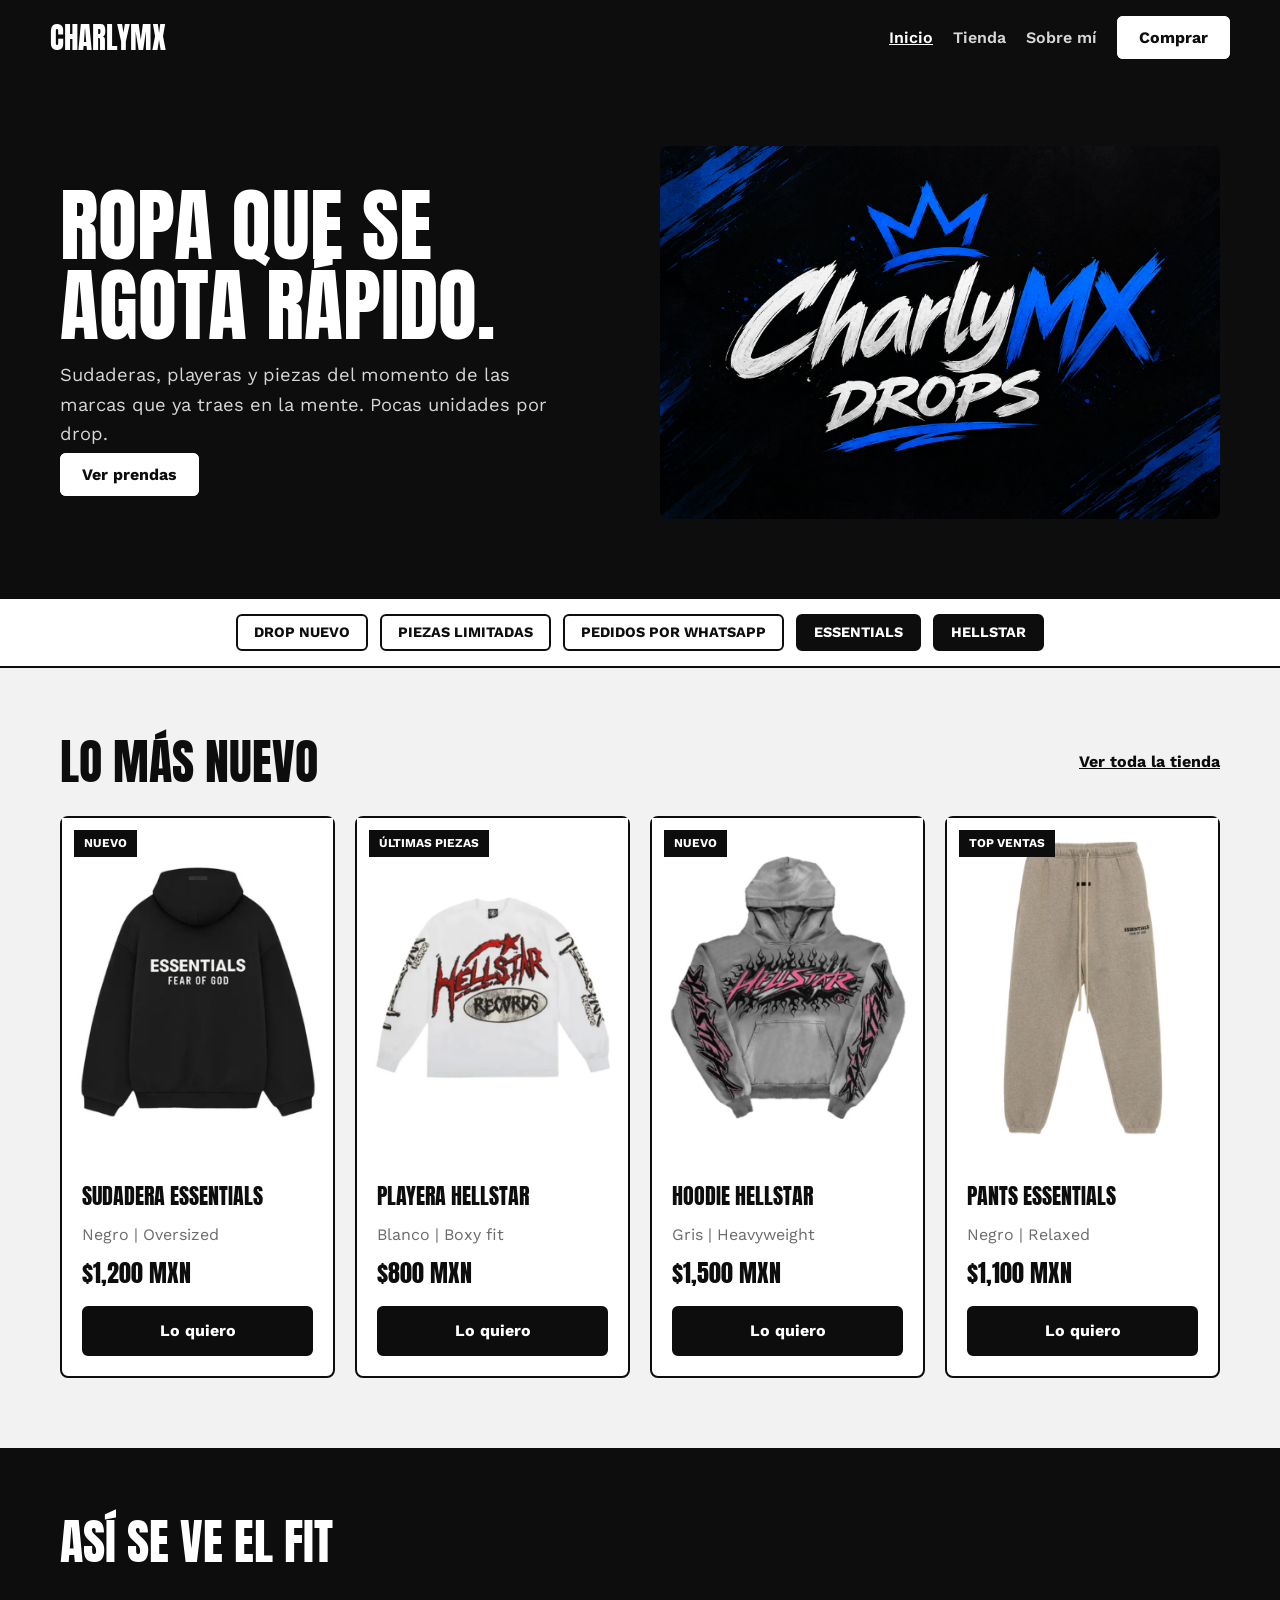
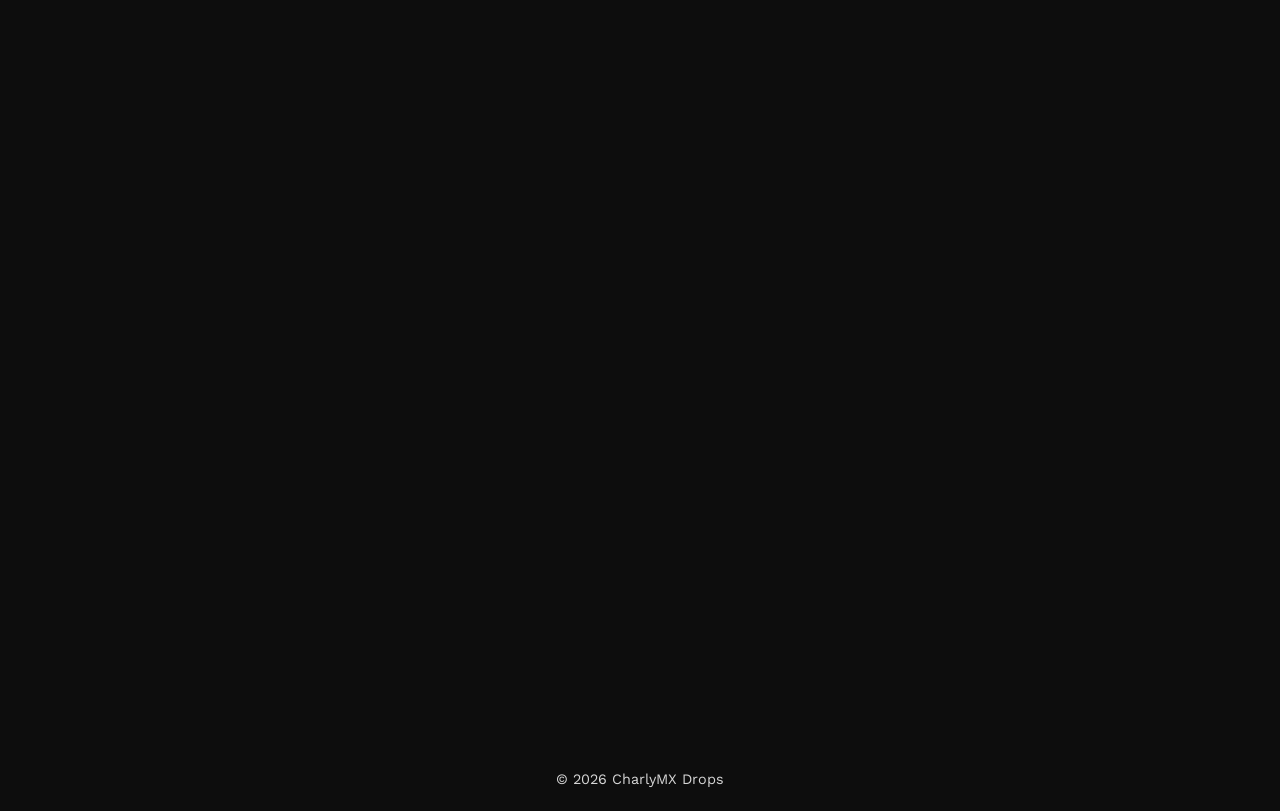
<file: index.html>
<!doctype html>
<html lang="es">
  <head>
    <meta charset="UTF-8" />
    <meta name="viewport" content="width=device-width, initial-scale=1.0" />

    <link rel="stylesheet" href="css/estilos.css" />

    <title>CharlyMX | Streetwear y drops</title>

    <!-- Fuentes principales -->
    <link rel="preconnect" href="https://fonts.googleapis.com" />
    <link rel="preconnect" href="https://fonts.gstatic.com" crossorigin />

    <link
      href="https://fonts.googleapis.com/css2?family=Anton&family=Work+Sans:wght@400;500;600;700;800&display=swap"
      rel="stylesheet"
    />
  </head>

  <body>
    <!-- Menú principal -->
    <header>
      <div id="logo">
        <a href="index.html">CharlyMX</a>
      </div>

      <nav class="navPrincipal">
        <ul>
          <li><a href="index.html" class="activo">Inicio</a></li>
          <li><a href="tienda.html">Tienda</a></li>
          <li><a href="nosotros.html">Sobre mí</a></li>
          <li>
            <a href="tienda.html#catalogo" class="btn_destacado">Comprar</a>
          </li>
        </ul>
      </nav>
    </header>

    <main>
      <!-- Presentación de la tienda -->
      <section class="bloque oscuro">
        <div class="contenedor_principal tec">
          <div class="tec_contenido">
            <h1>Ropa que se agota rápido.</h1>

            <p>
              Sudaderas, playeras y piezas del momento de las marcas que ya
              traes en la mente. Pocas unidades por drop.
            </p>

            <a href="tienda.html#catalogo" class="btn_accion"> Ver prendas </a>
          </div>

          <div class="imagen">
            <img src="images/img1.png" alt="Logo de CharlyMX Drops" />
          </div>
        </div>
      </section>

      <!-- Etiquetas de la tienda -->
      <div class="cinta">
        <span>Drop nuevo</span>
        <span>Piezas limitadas</span>
        <span>Pedidos por WhatsApp</span>
        <span class="marca">Essentials</span>
        <span class="marca">Hellstar</span>
      </div>

      <!-- Productos destacados -->
      <section class="bloque" id="destacados">
        <div class="contenedor_principal">
          <div class="encabezado_seccion">
            <h2>Lo más nuevo</h2>

            <a href="tienda.html#catalogo" class="ver_todo">
              Ver toda la tienda
            </a>
          </div>

          <div class="grid_productos">
            <!-- Producto 1 -->
            <article class="producto">
              <div class="foto">
                <img src="images/img2.jpg" alt="Sudadera Essentials" />
                <span class="etiqueta">Nuevo</span>
              </div>

              <div class="info_producto">
                <h3>Sudadera Essentials</h3>
                <p>Negro | Oversized</p>
                <p class="precio">$1,200 MXN</p>

                <a
                  class="btn_accion"
                  href="https://wa.me/524777936889?text=Quiero%20Sudadera%20Essentials"
                >
                  Lo quiero
                </a>
              </div>
            </article>

            <!-- Producto 2 -->
            <article class="producto">
              <div class="foto">
                <img src="images/img3.jpg" alt="Playera Hellstar" />
                <span class="etiqueta">Últimas piezas</span>
              </div>

              <div class="info_producto">
                <h3>Playera Hellstar</h3>
                <p>Blanco | Boxy fit</p>
                <p class="precio">$800 MXN</p>

                <a
                  class="btn_accion"
                  href="https://wa.me/524777936889?text=Quiero%20Playera%20Hellstar"
                >
                  Lo quiero
                </a>
              </div>
            </article>

            <!-- Producto 3 -->
            <article class="producto">
              <div class="foto">
                <img src="images/img4.jpg" alt="Hoodie Hellstar" />
                <span class="etiqueta">Nuevo</span>
              </div>

              <div class="info_producto">
                <h3>Hoodie Hellstar</h3>
                <p>Gris | Heavyweight</p>
                <p class="precio">$1,500 MXN</p>

                <a
                  class="btn_accion"
                  href="https://wa.me/524777936889?text=Quiero%20Hoodie%20Hellstar"
                >
                  Lo quiero
                </a>
              </div>
            </article>

            <!-- Producto 4 -->
            <article class="producto">
              <div class="foto">
                <img src="images/img5.jpg" alt="Pants Essentials" />
                <span class="etiqueta">Top ventas</span>
              </div>

              <div class="info_producto">
                <h3>Pants Essentials</h3>
                <p>Negro | Relaxed</p>
                <p class="precio">$1,100 MXN</p>

                <a
                  class="btn_accion"
                  href="https://wa.me/524777936889?text=Quiero%20Pants%20Essentials"
                >
                  Lo quiero
                </a>
              </div>
            </article>
          </div>
        </div>
      </section>

      <!-- Video de YouTube -->
      <section class="bloque oscuro" id="video">
        <div class="contenedor_principal">
          <h2>Así se ve el fit</h2>

          <div class="contenedor_video">
            <iframe
              src="https://www.youtube.com/embed/gbLmku5QACM"
              title="Video de streetwear en YouTube"
              frameborder="0"
              allow="
                accelerometer;
                autoplay;
                clipboard-write;
                encrypted-media;
                gyroscope;
                picture-in-picture;
                web-share;
              "
              allowfullscreen
            >
            </iframe>
          </div>
        </div>
      </section>
    </main>

    <!-- FOOTER -->
    <footer>
      <p>&copy; 2026 CharlyMX Drops</p>
    </footer>
  </body>
</html>
</file>
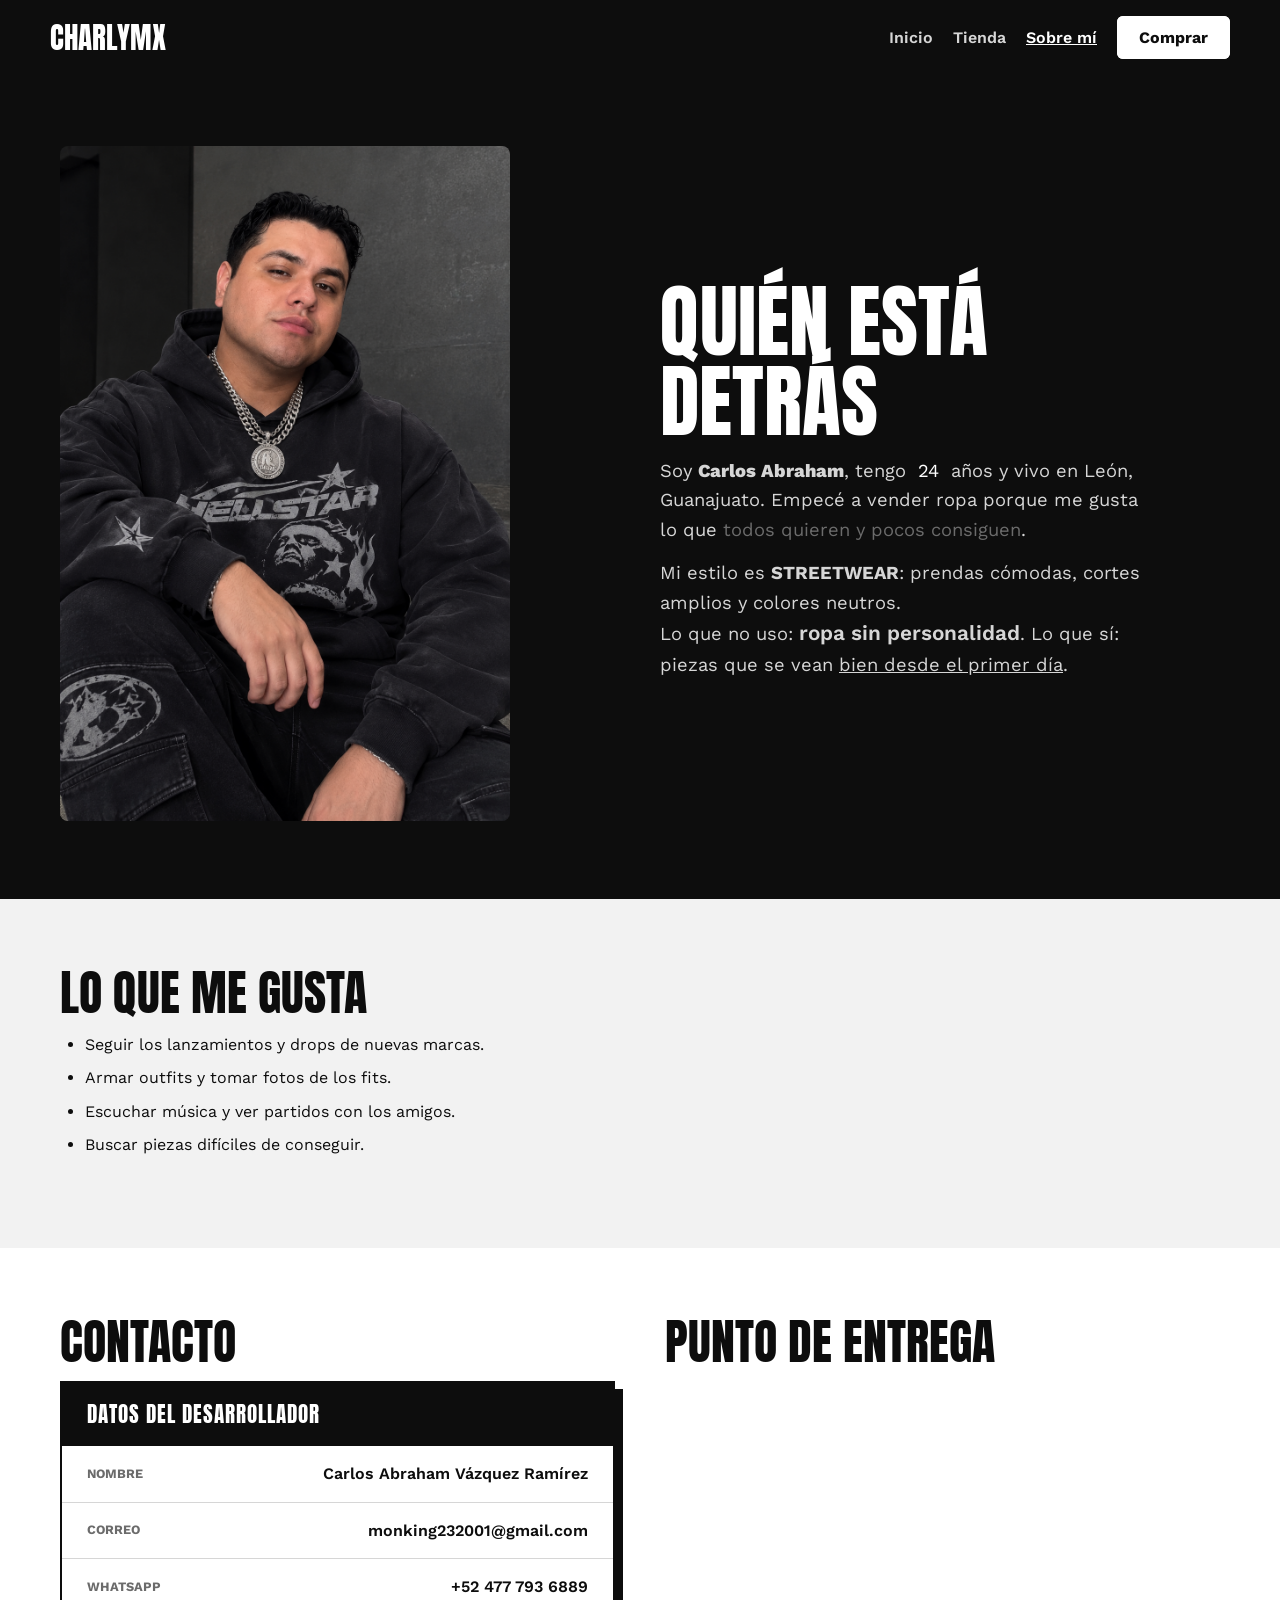
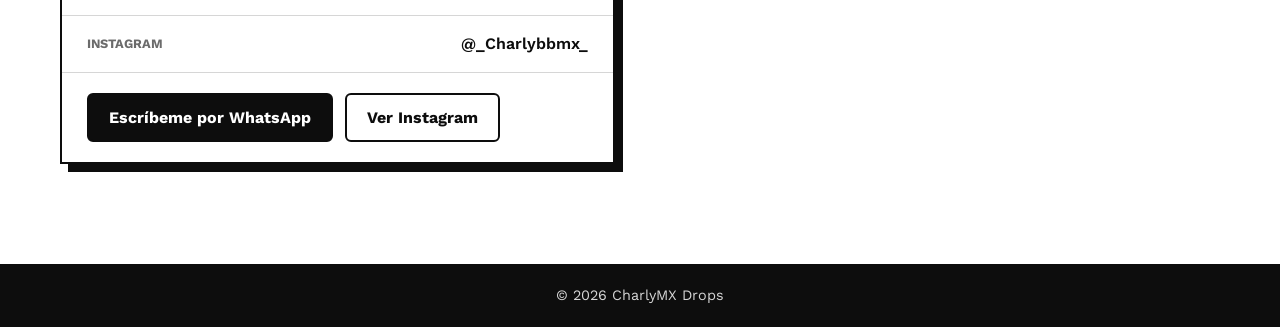
<file: nosotros.html>
<!doctype html>
<html lang="es">
  <head>
    <meta charset="UTF-8" />
    <meta name="viewport" content="width=device-width, initial-scale=1.0" />

    <link rel="stylesheet" href="css/estilos.css" />

    <title>Sobre mí | CharlyMX</title>

    <!-- Fuentes principales -->
    <link rel="preconnect" href="https://fonts.googleapis.com" />
    <link rel="preconnect" href="https://fonts.gstatic.com" crossorigin />

    <link
      href="https://fonts.googleapis.com/css2?family=Anton&family=Work+Sans:wght@400;500;600;700;800&display=swap"
      rel="stylesheet"
    />
  </head>

  <body>
    <!-- Menú principal -->
    <header>
      <div id="logo">
        <a href="index.html">CharlyMX</a>
      </div>

      <nav class="navPrincipal">
        <ul>
          <li><a href="index.html">Inicio</a></li>
          <li><a href="tienda.html">Tienda</a></li>
          <li><a href="nosotros.html" class="activo">Sobre mí</a></li>
          <li>
            <a href="tienda.html#catalogo" class="btn_destacado">Comprar</a>
          </li>
        </ul>
      </nav>
    </header>

    <main>
      <!-- Autobiografía -->
      <section class="bloque oscuro" id="historia">
        <div class="contenedor_principal tec">
          <div class="imagen">
            <img
              src="images/img10.png"
              alt="Retrato de CharlyMX"
              class="retrato"
            />
          </div>

          <div class="tec_contenido texto_bio">
            <h1>Quién está detrás</h1>

            <p>
              Soy <span class="destacado">Carlos Abraham</span>, tengo
              <span class="resaltado">24</span> años y vivo en León, Guanajuato.
              Empecé a vender ropa porque me gusta lo que
              <span class="gris">todos quieren y pocos consiguen</span>.
            </p>

            <p>
              Mi estilo es <span class="mayusculas">streetwear</span>: prendas
              cómodas, cortes amplios y colores neutros.<br />
              Lo que no uso: <span class="grande">ropa sin personalidad</span>.
              Lo que sí: piezas que se vean
              <span class="subrayado">bien desde el primer día</span>.
            </p>
          </div>
        </div>
      </section>

      <!-- Hobbies -->
      <section class="bloque" id="hobbies">
        <div class="contenedor_principal">
          <h2>Lo que me gusta</h2>

          <ul class="lista">
            <li>Seguir los lanzamientos y drops de nuevas marcas.</li>
            <li>Armar outfits y tomar fotos de los fits.</li>
            <li>Escuchar música y ver partidos con los amigos.</li>
            <li>Buscar piezas difíciles de conseguir.</li>
          </ul>
        </div>
      </section>

      <!-- Contacto y mapa -->
      <section class="bloque claro" id="desarrollador">
        <div class="contenedor_principal dos_columnas">
          <div>
            <h2>Contacto</h2>

            <address class="tarjeta_contacto">
              <p class="tarjeta_titulo">Datos del desarrollador</p>

              <ul class="datos_contacto">
                <li>
                  <span class="dato_etiqueta">Nombre</span>
                  <span class="dato_valor">Carlos Abraham Vázquez Ramírez</span>
                </li>

                <li>
                  <span class="dato_etiqueta">Correo</span>
                  <a href="mailto:monking23201@gmail.com"
                    >monking232001@gmail.com</a
                  >
                </li>

                <li>
                  <span class="dato_etiqueta">WhatsApp</span>
                  <a href="https://wa.me/524777936889">+52 477 793 6889</a>
                </li>

                <li>
                  <span class="dato_etiqueta">Instagram</span>
                  <a href="https://www.instagram.com/_charlybbmx_"
                    >@_Charlybbmx_</a
                  >
                </li>
              </ul>

              <div class="botones_contacto">
                <a class="btn_accion" href="https://wa.me/524777936889"
                  >Escríbeme por WhatsApp</a
                >
                <a
                  class="btn_accion btn_borde"
                  href="https://www.instagram.com/_charlybbmx_"
                  >Ver Instagram</a
                >
              </div>
            </address>
          </div>

          <div id="ubicacion">
            <h2>Punto de entrega</h2>

            <div class="contenedor_video">
              <iframe
                src="https://www.google.com/maps?q=Le%C3%B3n,+Guanajuato,+M%C3%A9xico&output=embed"
                title="Mapa de Google: punto de entrega"
                allowfullscreen
              ></iframe>
            </div>
          </div>
        </div>
      </section>
    </main>

    <!-- Parte inferior de la página -->
    <footer>
      <p>&copy; 2026 CharlyMX Drops</p>
    </footer>
  </body>
</html>
</file>
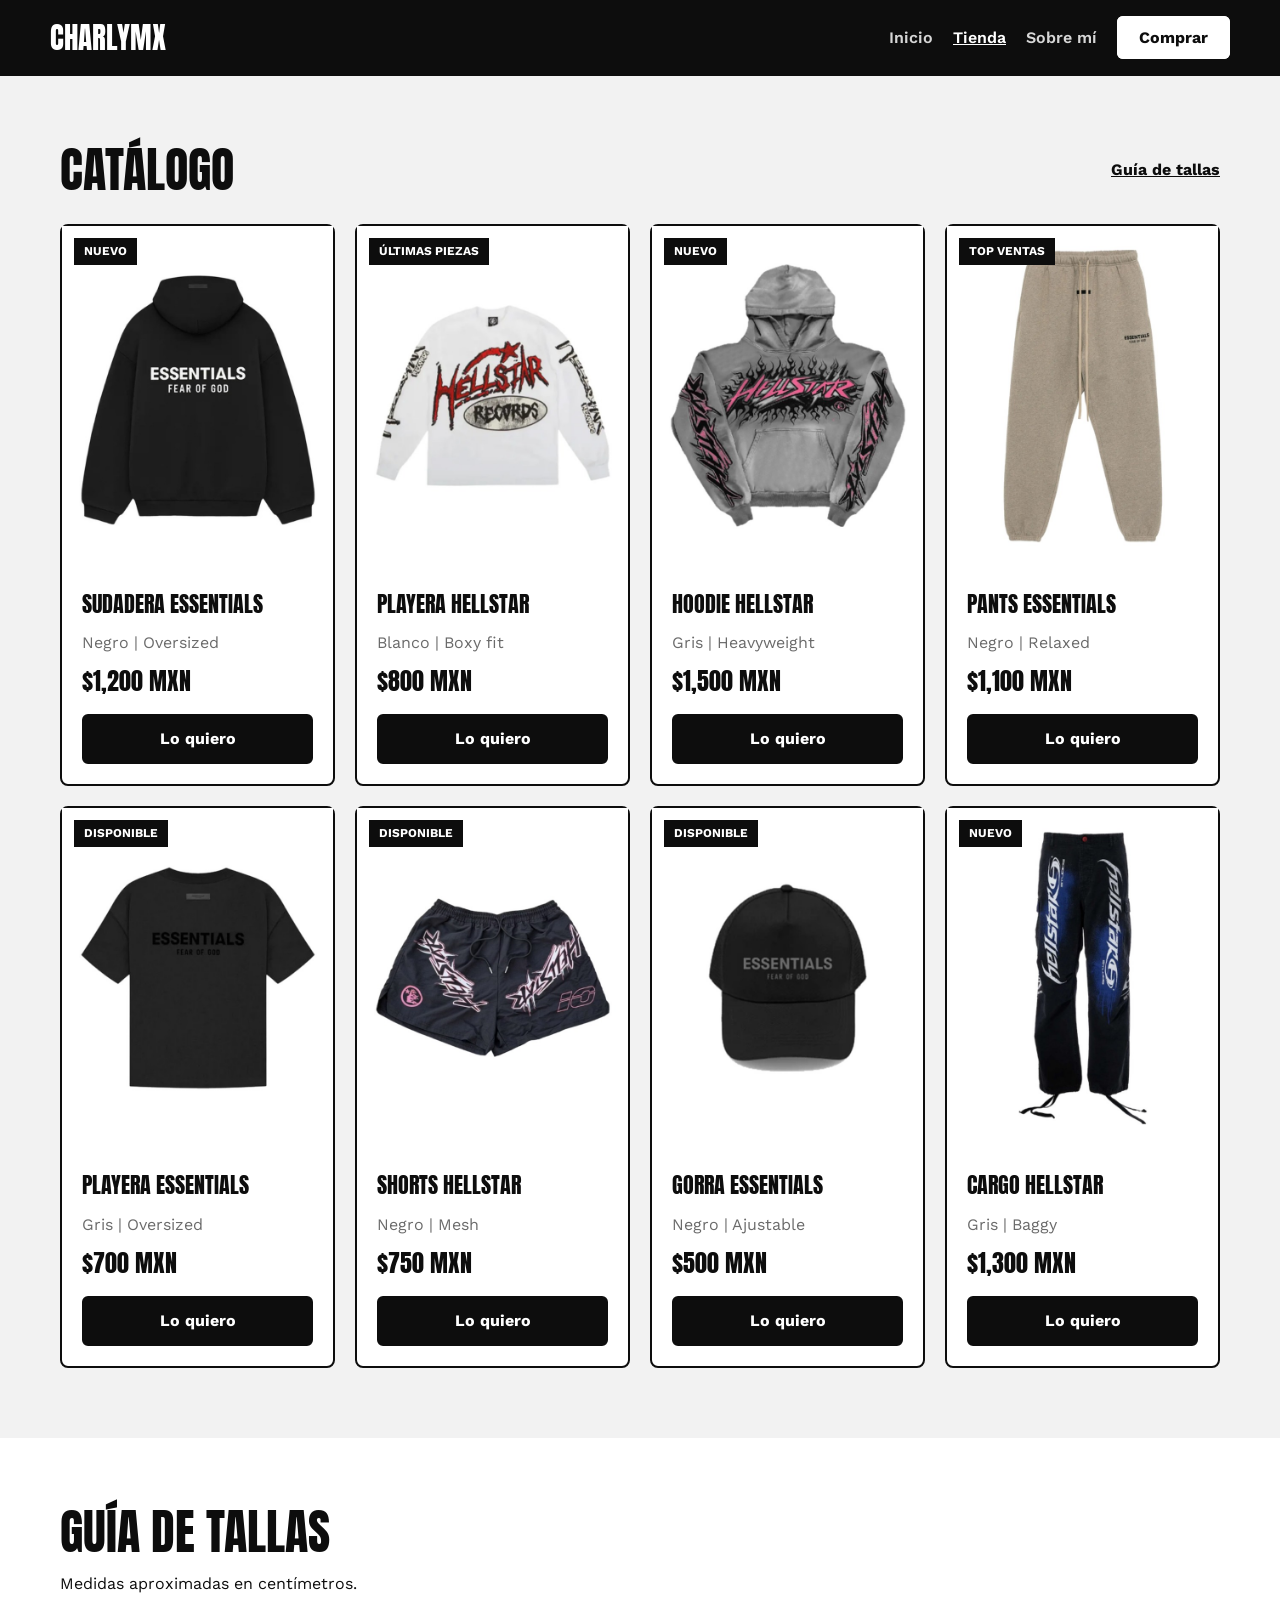
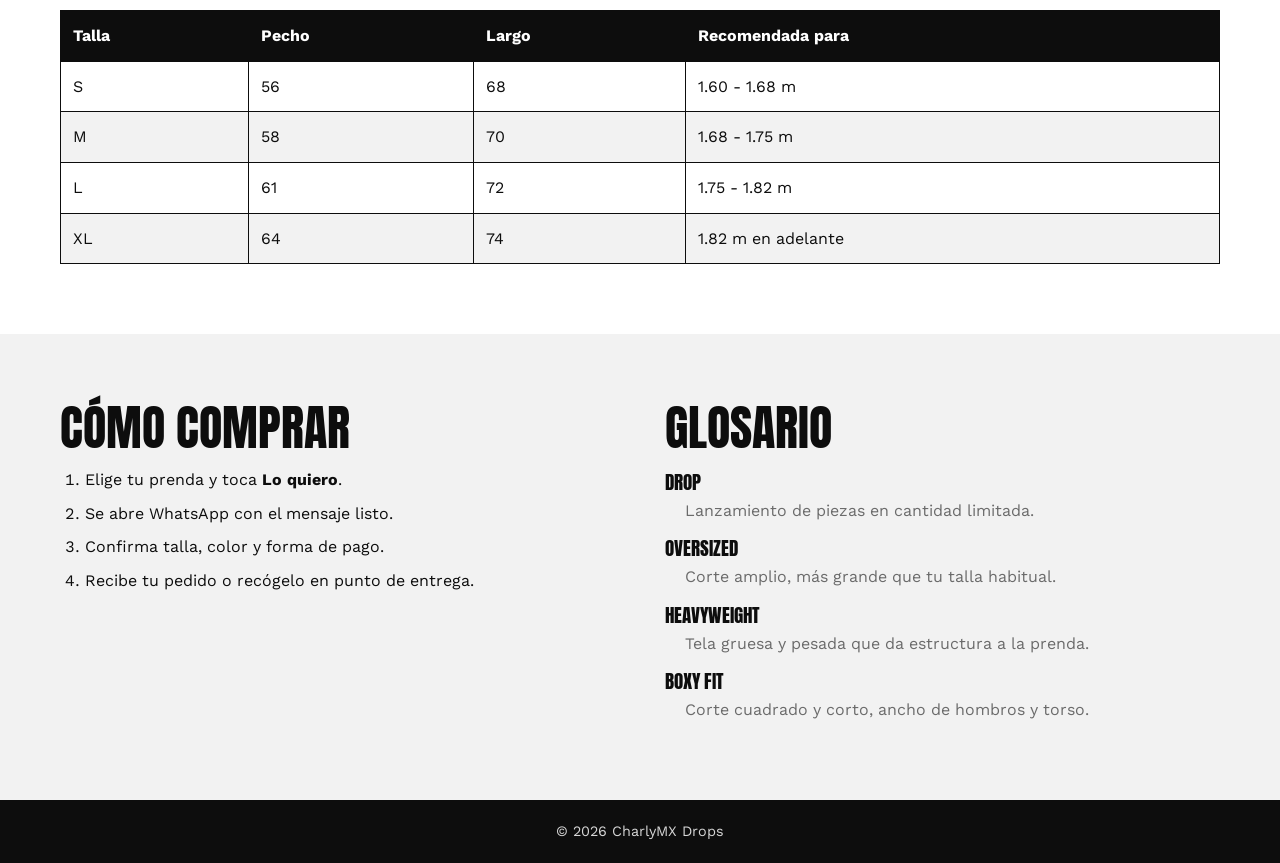
<file: tienda.html>
<!doctype html>
<html lang="es">
  <head>
    <meta charset="UTF-8" />
    <meta name="viewport" content="width=device-width, initial-scale=1.0" />

    <link rel="stylesheet" href="css/estilos.css" />

    <title>Tienda | CharlyMX</title>

    <!-- Fuentes principales -->
    <link rel="preconnect" href="https://fonts.googleapis.com" />
    <link rel="preconnect" href="https://fonts.gstatic.com" crossorigin />

    <link
      href="https://fonts.googleapis.com/css2?family=Anton&family=Work+Sans:wght@400;500;600;700;800&display=swap"
      rel="stylesheet"
    />
  </head>

  <body>
    <!-- Menú principal -->
    <header>
      <div id="logo">
        <a href="index.html">CharlyMX</a>
      </div>

      <nav class="navPrincipal">
        <ul>
          <li><a href="index.html">Inicio</a></li>
          <li><a href="tienda.html" class="activo">Tienda</a></li>
          <li><a href="nosotros.html">Sobre mí</a></li>
          <li>
            <a href="tienda.html#catalogo" class="btn_destacado">Comprar</a>
          </li>
        </ul>
      </nav>
    </header>

    <main>
      <!-- Catálogo de productos -->
      <section class="bloque" id="catalogo">
        <div class="contenedor_principal">
          <div class="encabezado_seccion">
            <h2>Catálogo</h2>
            <a href="#tallas" class="ver_todo">Guía de tallas</a>
          </div>

          <div class="grid_productos">
            <!-- Producto 1 -->
            <article class="producto">
              <div class="foto">
                <img src="images/img2.jpg" alt="Sudadera Essentials" />
                <span class="etiqueta">Nuevo</span>
              </div>

              <div class="info_producto">
                <h3>Sudadera Essentials</h3>
                <p>Negro | Oversized</p>
                <p class="precio">$1,200 MXN</p>
                <a
                  class="btn_accion"
                  href="https://wa.me/524777936889?text=Quiero%20Sudadera%20Essentials"
                  >Lo quiero</a
                >
              </div>
            </article>

            <!-- Producto 2 -->
            <article class="producto">
              <div class="foto">
                <img src="images/img3.jpg" alt="Playera Hellstar" />
                <span class="etiqueta">Últimas piezas</span>
              </div>

              <div class="info_producto">
                <h3>Playera Hellstar</h3>
                <p>Blanco | Boxy fit</p>
                <p class="precio">$800 MXN</p>
                <a
                  class="btn_accion"
                  href="https://wa.me/524777936889?text=Quiero%20Playera%20Hellstar"
                  >Lo quiero</a
                >
              </div>
            </article>

            <!-- Producto 3 -->
            <article class="producto">
              <div class="foto">
                <img src="images/img4.jpg" alt="Hoodie Hellstar" />
                <span class="etiqueta">Nuevo</span>
              </div>

              <div class="info_producto">
                <h3>Hoodie Hellstar</h3>
                <p>Gris | Heavyweight</p>
                <p class="precio">$1,500 MXN</p>
                <a
                  class="btn_accion"
                  href="https://wa.me/524777936889?text=Quiero%20Hoodie%20Hellstar"
                  >Lo quiero</a
                >
              </div>
            </article>

            <!-- Producto 4 -->
            <article class="producto">
              <div class="foto">
                <img src="images/img5.jpg" alt="Pants Essentials" />
                <span class="etiqueta">Top ventas</span>
              </div>

              <div class="info_producto">
                <h3>Pants Essentials</h3>
                <p>Negro | Relaxed</p>
                <p class="precio">$1,100 MXN</p>
                <a
                  class="btn_accion"
                  href="https://wa.me/524777936889?text=Quiero%20Pants%20Essentials"
                  >Lo quiero</a
                >
              </div>
            </article>

            <!-- Producto 5 -->
            <article class="producto">
              <div class="foto">
                <img src="images/img6.jpg" alt="Playera Essentials" />
                <span class="etiqueta">Disponible</span>
              </div>

              <div class="info_producto">
                <h3>Playera Essentials</h3>
                <p>Gris | Oversized</p>
                <p class="precio">$700 MXN</p>
                <a
                  class="btn_accion"
                  href="https://wa.me/524777936889?text=Quiero%20Playera%20Essentials"
                  >Lo quiero</a
                >
              </div>
            </article>

            <!-- Producto 6 -->
            <article class="producto">
              <div class="foto">
                <img src="images/img7.jpg" alt="Shorts Hellstar" />
                <span class="etiqueta">Disponible</span>
              </div>

              <div class="info_producto">
                <h3>Shorts Hellstar</h3>
                <p>Negro | Mesh</p>
                <p class="precio">$750 MXN</p>
                <a
                  class="btn_accion"
                  href="https://wa.me/524777936889?text=Quiero%20Shorts%20Hellstar"
                  >Lo quiero</a
                >
              </div>
            </article>

            <!-- Producto 7 -->
            <article class="producto">
              <div class="foto">
                <img src="images/img8.jpg" alt="Gorra Essentials" />
                <span class="etiqueta">Disponible</span>
              </div>

              <div class="info_producto">
                <h3>Gorra Essentials</h3>
                <p>Negro | Ajustable</p>
                <p class="precio">$500 MXN</p>
                <a
                  class="btn_accion"
                  href="https://wa.me/524777936889?text=Quiero%20Gorra%20Essentials"
                  >Lo quiero</a
                >
              </div>
            </article>

            <!-- Producto 8 -->
            <article class="producto">
              <div class="foto">
                <img src="images/img9.jpg" alt="Cargo Hellstar" />
                <span class="etiqueta">Nuevo</span>
              </div>

              <div class="info_producto">
                <h3>Cargo Hellstar</h3>
                <p>Gris | Baggy</p>
                <p class="precio">$1,300 MXN</p>
                <a
                  class="btn_accion"
                  href="https://wa.me/524777936889?text=Quiero%20Cargo%20Hellstar"
                  >Lo quiero</a
                >
              </div>
            </article>
          </div>
        </div>
      </section>

      <!-- Tabla de tallas -->
      <section class="bloque claro" id="tallas">
        <div class="contenedor_principal">
          <h2>Guía de tallas</h2>
          <p>Medidas aproximadas en centímetros.</p>

          <table>
            <thead>
              <tr>
                <th>Talla</th>
                <th>Pecho</th>
                <th>Largo</th>
                <th>Recomendada para</th>
              </tr>
            </thead>

            <tbody>
              <tr>
                <td>S</td>
                <td>56</td>
                <td>68</td>
                <td>1.60 - 1.68 m</td>
              </tr>
              <tr>
                <td>M</td>
                <td>58</td>
                <td>70</td>
                <td>1.68 - 1.75 m</td>
              </tr>
              <tr>
                <td>L</td>
                <td>61</td>
                <td>72</td>
                <td>1.75 - 1.82 m</td>
              </tr>
              <tr>
                <td>XL</td>
                <td>64</td>
                <td>74</td>
                <td>1.82 m en adelante</td>
              </tr>
            </tbody>
          </table>
        </div>
      </section>

      <!-- Cómo comprar y glosario -->
      <section class="bloque">
        <div class="contenedor_principal dos_columnas">
          <div id="como_comprar">
            <h2>Cómo comprar</h2>

            <ol class="lista">
              <li>Elige tu prenda y toca <strong>Lo quiero</strong>.</li>
              <li>Se abre WhatsApp con el mensaje listo.</li>
              <li>Confirma talla, color y forma de pago.</li>
              <li>Recibe tu pedido o recógelo en punto de entrega.</li>
            </ol>
          </div>

          <div id="glosario">
            <h2>Glosario</h2>

            <dl>
              <dt>Drop</dt>
              <dd>Lanzamiento de piezas en cantidad limitada.</dd>

              <dt>Oversized</dt>
              <dd>Corte amplio, más grande que tu talla habitual.</dd>

              <dt>Heavyweight</dt>
              <dd>Tela gruesa y pesada que da estructura a la prenda.</dd>

              <dt>Boxy fit</dt>
              <dd>Corte cuadrado y corto, ancho de hombros y torso.</dd>
            </dl>
          </div>
        </div>
      </section>
    </main>

    <!-- Parte inferior -->
    <footer>
      <p>&copy; 2026 CharlyMX Drops</p>
    </footer>
  </body>
</html>
</file>
<file: css/estilos.css>
:root {
  --color_principal: #0d0d0d;
  --color_secundario: #6b6b6b;
  --color_obscuro: #1f1f1f;
  --color_claro: #fff;
  --color_fondo: #f2f2f2;
  --color_borde: #d6d6d6;

  --fuente_titulos: "Anton", Impact, sans-serif;
  --fuente_cuerpo: "Work Sans", Arial, sans-serif;
}

* {
  box-sizing: border-box;
  margin: 0;
  padding: 0;
}

nav ul,
.datos_contacto {
  list-style: none;
}

img {
  width: 100%;
}

a {
  text-decoration: none;
}

body {
  background-color: var(--color_fondo);
  color: var(--color_principal);
  font-family: var(--fuente_cuerpo);
  line-height: 1.6;

  min-height: 100vh;
  display: flex;
  flex-direction: column;
}

main {
  flex: 1;
}

h1,
h2,
h3 {
  font-family: var(--fuente_titulos);
  font-weight: 400;
  text-transform: uppercase;
  line-height: 1;
  margin-bottom: 15px;
}

h1 {
  font-size: 5rem;
}

h2 {
  font-size: 3rem;
}

h3 {
  font-size: 1.35rem;
}

p {
  margin-bottom: 14px;
}

header {
  display: flex;
  justify-content: space-between;
  align-items: center;
  flex-wrap: wrap;
  gap: 20px;

  padding: 15px 50px;
  background-color: var(--color_principal);

  position: sticky;
  top: 0;
  z-index: 1000;
}

#logo a {
  font-family: var(--fuente_titulos);
  font-size: 1.8rem;
  text-transform: uppercase;
  color: var(--color_claro);
}

/* ELEMENTOS DEL MENÚ */

nav ul {
  display: flex;
  align-items: center;
  flex-wrap: wrap;
  gap: 20px;
}

nav a {
  color: var(--color_borde);
  font-weight: 600;
}

nav a:hover,
nav a.activo {
  color: var(--color_claro);
  text-decoration: underline;
}

/* CONFIGURACIÓN DE LOS BOTONES */

.btn_destacado,
.btn_accion {
  padding: 10px 20px;
  border: 2px solid var(--color_principal);
  border-radius: 6px;
  background-color: var(--color_principal);
  color: var(--color_claro);
  font-weight: 700;

  transition:
    background-color 0.3s ease,
    color 0.3s ease;
}

.btn_accion:hover {
  background-color: var(--color_claro);
  color: var(--color_principal);
}

nav a.btn_destacado {
  background-color: var(--color_claro);
  border-color: var(--color_claro);
  color: var(--color_principal);
}

nav a.btn_destacado:hover {
  background-color: var(--color_principal);
  color: var(--color_claro);
  text-decoration: none;
}

/* CONTENEDOR Y BLOQUES DE LA PÁGINA */

.contenedor_principal {
  width: 100%;
  max-width: 1200px;
  margin: 0 auto;
  padding: 0 20px;
}

.bloque {
  padding: 70px 0;
}

.bloque.oscuro {
  background-color: var(--color_principal);
  color: var(--color_claro);
}

.bloque.claro {
  background-color: var(--color_claro);
}

.encabezado_seccion {
  display: flex;
  justify-content: space-between;
  align-items: center;
  flex-wrap: wrap;
  gap: 10px;
  margin-bottom: 30px;
}

.encabezado_seccion h2 {
  margin-bottom: 0;
}

.ver_todo {
  color: var(--color_principal);
  font-weight: 700;
  text-decoration: underline;
}

/* PRESENTACIÓN PRINCIPAL */

.tec {
  display: flex;
  align-items: center;
  flex-wrap: wrap;
  gap: 40px;
}

.tec_contenido,
.imagen {
  flex: 1 1 300px;
}

.tec_contenido p {
  font-size: 1.15rem;
  max-width: 500px;
}

.oscuro .tec_contenido p {
  color: var(--color_borde);
}

.oscuro .btn_accion {
  background-color: var(--color_claro);
  border-color: var(--color_claro);
  color: var(--color_principal);
}

.oscuro .btn_accion:hover {
  background-color: var(--color_principal);
  color: var(--color_claro);
}

.imagen img {
  border-radius: 8px;
}

.retrato {
  max-width: 450px;
  margin: 0 auto;
}

.cinta {
  display: flex;
  justify-content: center;
  flex-wrap: wrap;
  gap: 12px;

  background-color: var(--color_claro);
  border-top: 2px solid var(--color_principal);
  border-bottom: 2px solid var(--color_principal);
  padding: 15px 20px;
}

.cinta span {
  border: 2px solid var(--color_principal);
  border-radius: 6px;
  padding: 5px 16px;

  font-size: 0.9rem;
  font-weight: 700;
  text-transform: uppercase;
}

.cinta .marca {
  background-color: var(--color_principal);
  color: var(--color_claro);
}

/* ORGANIZACIÓN DE LOS PRODUCTOS */

.grid_productos {
  display: flex;
  flex-wrap: wrap;
  justify-content: center;
  gap: 20px;
}

.producto {
  background-color: var(--color_claro);
  border: 2px solid var(--color_principal);
  border-radius: 8px;

  max-width: 280px;
  flex: 1 1 240px;

  display: flex;
  flex-direction: column;

  transition:
    transform 0.5s ease,
    box-shadow 0.5s ease;
}

/* ANIMACIÓN AL PASAR EL CURSOR */

.producto:hover {
  transform: translateY(-5px);
  box-shadow: 0 6px 18px rgba(0, 0, 0, 0.08);
}

.foto {
  position: relative;
}

.foto img {
  height: 340px;
  object-fit: cover;
  background-color: var(--color_borde);
}

.etiqueta {
  position: absolute;
  top: 12px;
  left: 12px;
  background-color: var(--color_principal);
  color: var(--color_claro);
  padding: 4px 10px;
  font-size: 0.75rem;
  font-weight: 700;
  text-transform: uppercase;
}

.info_producto {
  padding: 20px;
  flex-grow: 1;

  display: flex;
  flex-direction: column;
}

.info_producto p {
  color: var(--color_secundario);
  margin-bottom: 6px;
}

.info_producto .precio {
  font-family: var(--fuente_titulos);
  font-size: 1.5rem;
  color: var(--color_principal);
  margin-bottom: 14px;
  flex-grow: 1;
}

.info_producto .btn_accion {
  text-align: center;
}

.texto_bio {
  max-width: 600px;
}

.destacado {
  font-weight: 800;
}

.resaltado {
  background-color: var(--color_principal);
  color: var(--color_claro);
  padding: 0 6px;
}

.gris {
  color: var(--color_secundario);
}

.mayusculas {
  text-transform: uppercase;
  font-weight: 700;
}

.subrayado {
  text-decoration: underline;
}

.grande {
  font-size: 1.3rem;
  font-weight: 600;
}

/* LISTAS */

.lista {
  margin-left: 25px;
  margin-bottom: 20px;
}

.lista li {
  margin-bottom: 8px;
}

dt {
  font-family: var(--fuente_titulos);
  font-size: 1.2rem;
  text-transform: uppercase;
  margin-top: 10px;
}

dd {
  color: var(--color_secundario);
  margin-left: 20px;
  margin-bottom: 8px;
}

.dos_columnas {
  display: flex;
  flex-wrap: wrap;
  gap: 50px;
}

.dos_columnas > div {
  flex: 1 1 300px;
}

/* TABLA */

table {
  width: 100%;
  border-collapse: collapse;
  background-color: var(--color_claro);
}

th,
td {
  padding: 12px;
  text-align: left;
  border: 1px solid var(--color_principal);
}

thead {
  background-color: var(--color_principal);
  color: var(--color_claro);
}

tbody tr:nth-child(even) {
  background-color: var(--color_fondo);
}

/* ÁREA DEL VIDEO Y DEL MAPA */

.contenedor_video {
  position: relative;
  width: 100%;
  max-width: 700px;

  margin: 30px auto;
  padding-bottom: 56.25%;

  height: 0;
  overflow: hidden;
}

.contenedor_video iframe {
  position: absolute;
  top: 0;
  left: 0;

  width: 100%;
  height: 100%;

  border: 0;
  border-radius: 8px;
}

/* DATOS DEL CONTACTO */

address {
  font-style: normal;
}

.tarjeta_contacto {
  background-color: var(--color_claro);
  border: 2px solid var(--color_principal);
  box-shadow: 8px 8px 0 var(--color_principal);
  margin-bottom: 30px;
}

.tarjeta_titulo {
  background-color: var(--color_principal);
  color: var(--color_claro);
  font-family: var(--fuente_titulos);
  font-size: 1.3rem;
  text-transform: uppercase;
  letter-spacing: 1px;
  padding: 15px 25px;
  margin-bottom: 0;
}

.datos_contacto li {
  display: flex;
  flex-wrap: wrap;
  justify-content: space-between;
  align-items: center;
  gap: 5px;
  padding: 15px 25px;
  border-bottom: 1px solid var(--color_borde);
}

.dato_etiqueta {
  color: var(--color_secundario);
  font-size: 0.8rem;
  font-weight: 700;
  text-transform: uppercase;
}

.dato_valor,
.datos_contacto a {
  color: var(--color_principal);
  font-weight: 600;
}

.datos_contacto a:hover {
  text-decoration: underline;
}

.botones_contacto {
  display: flex;
  flex-wrap: wrap;
  gap: 12px;
  padding: 20px 25px;
}

.btn_borde {
  background-color: var(--color_claro);
  color: var(--color_principal);
}

.btn_borde:hover {
  background-color: var(--color_principal);
  color: var(--color_claro);
}

/* PARTE INFERIOR DE LA PÁGINA */

footer {
  background-color: var(--color_principal);
  color: var(--color_borde);
  text-align: center;
  padding: 20px;
  font-size: 0.9rem;
}

footer p {
  margin-bottom: 0;
}

/* PANTALLAS PEQUEÑAS */

@media (max-width: 600px) {
  header {
    padding: 15px 20px;
    justify-content: center;
  }

  .bloque {
    padding: 50px 0;
  }

  h1 {
    font-size: 3rem;
  }

  h2 {
    font-size: 2.2rem;
  }
}
</file>
